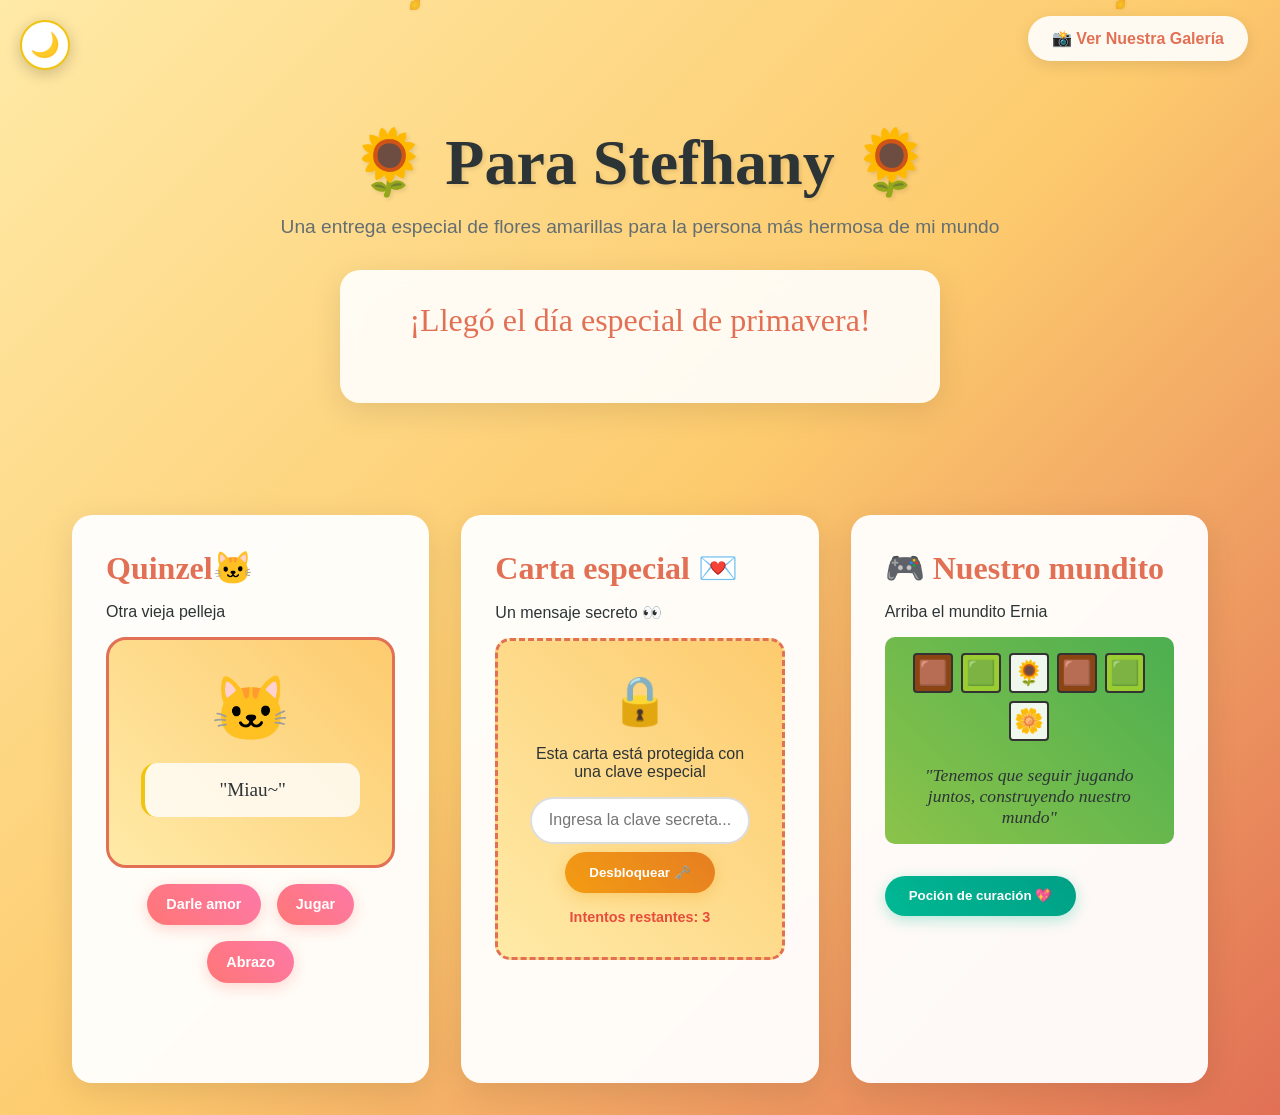
<file: index.html>
<!DOCTYPE html>
<html lang="es">
<head>
    <meta charset="UTF-8">
    <meta name="viewport" content="width=device-width, initial-scale=1.0">
    <title>Para ti <3 </title>
    <link rel="icon" href="data:image/svg+xml,<svg xmlns=%22http://www.w3.org/2000/svg%22 viewBox=%220 0 100 100%22><text y=%22.9em%22 font-size=%2290%22>🌻</text></svg>">
    <link rel="stylesheet" href="styles.css">
</head>
<body>
    <div class="petals" id="petals"></div>
    
    <button class="night-mode-toggle" onclick="toggleNightMode()" title="Cambiar modo">🌙</button>
    
    <nav class="nav-menu">
        <a href="galeria.html" class="nav-link">📸 Ver Nuestra Galería</a>
    </nav>
    
    <header>
        <h1>🌻 Para Stefhany 🌻</h1>
        <p class="subtitle">Una entrega especial de flores amarillas para la persona más hermosa de mi mundo</p>
        
        <div class="countdown-container">
            <div class="countdown" id="countdown">
                <div class="time-unit">
                    <span class="time-number" id="days">0</span>
                    <span class="time-label">Días</span>
                </div>
                <div class="time-unit">
                    <span class="time-number" id="hours">0</span>
                    <span class="time-label">Horas</span>
                </div>
                <div class="time-unit">
                    <span class="time-number" id="minutes">0</span>
                    <span class="time-label">Minutos</span>
                </div>
                <div class="time-unit">
                    <span class="time-number" id="seconds">0</span>
                    <span class="time-label">Segundos</span>
                </div>
            </div>
            <p></p>
        </div>
    </header>
    
    <div class="sections">
        <div class="section">
            <h3>Quinzel🐱</h3>
            <p>Otra vieja pelleja</p>
            <div class="cat-section">
                <div class="cat-display">
                    <div class="cat-emoji" id="catEmoji">🐱</div>
                    <div class="cat-message" id="catMessage">
                        "Miau~"
                    </div>
                </div>
                <div class="cat-actions">
                    <button class="cat-btn" onclick="feedCat()">Darle amor</button>
                    <button class="cat-btn" onclick="playCat()">Jugar</button>
                    <button class="cat-btn" onclick="hugCat()">Abrazo</button>
                </div>
                <div class="cat-hearts" id="catHearts"></div>
            </div>
        </div>

        <div class="section">
            <h3>Carta especial 💌</h3>
            <p>Un mensaje secreto 👀</p>
            
            <div class="secret-lock" id="secretLock">
                <div class="lock-icon">🔒</div>
                <p>Esta carta está protegida con una clave especial</p>
                <div class="password-input">
                    <input type="password" id="secretPassword" placeholder="Ingresa la clave secreta..." maxlength="20">
                    <button class="unlock-btn" onclick="unlockLetter()">Desbloquear 🗝️</button>
                </div>
                <div class="attempts" id="attempts">Intentos restantes: 3</div>
            </div>
            
            <div class="love-letter-container" id="loveLetterContainer" style="display: none;">
                <div class="unlocked-message">
                    <span class="unlock-emoji">🔓</span>
                    <p>¡Carta desbloqueada con éxito!</p>
                </div>
                <div class="love-letter" id="loveLetter">
                    
                </div>
                <button class="generate-btn" onclick="generateLetter()">Leer mi corazón 💕</button>
            </div>
        </div>
        
        
        <div class="section">
            <h3>🎮 Nuestro mundito</h3>
            <p>Arriba el mundito Ernia</p>
            <div class="minecraft-scene">
                <div class="minecraft-block minecraft-dirt">🟫</div>
                <div class="minecraft-block minecraft-grass">🟩</div>
                <div class="minecraft-block minecraft-flower">🌻</div>
                <div class="minecraft-block minecraft-dirt">🟫</div>
                <div class="minecraft-block minecraft-grass">🟩</div>
                <div class="minecraft-block minecraft-flower">🌼</div>
                <div class="minecraft-text">
                    "Tenemos que seguir jugando juntos, construyendo nuestro mundo"
                </div>
            </div>
            <button class="craft-btn" onclick="craftLove()">Poción de curación 💖</button>
        </div>
        
    
    </div>

    <script src="script.js"></script>
</body>

</html>
</file>
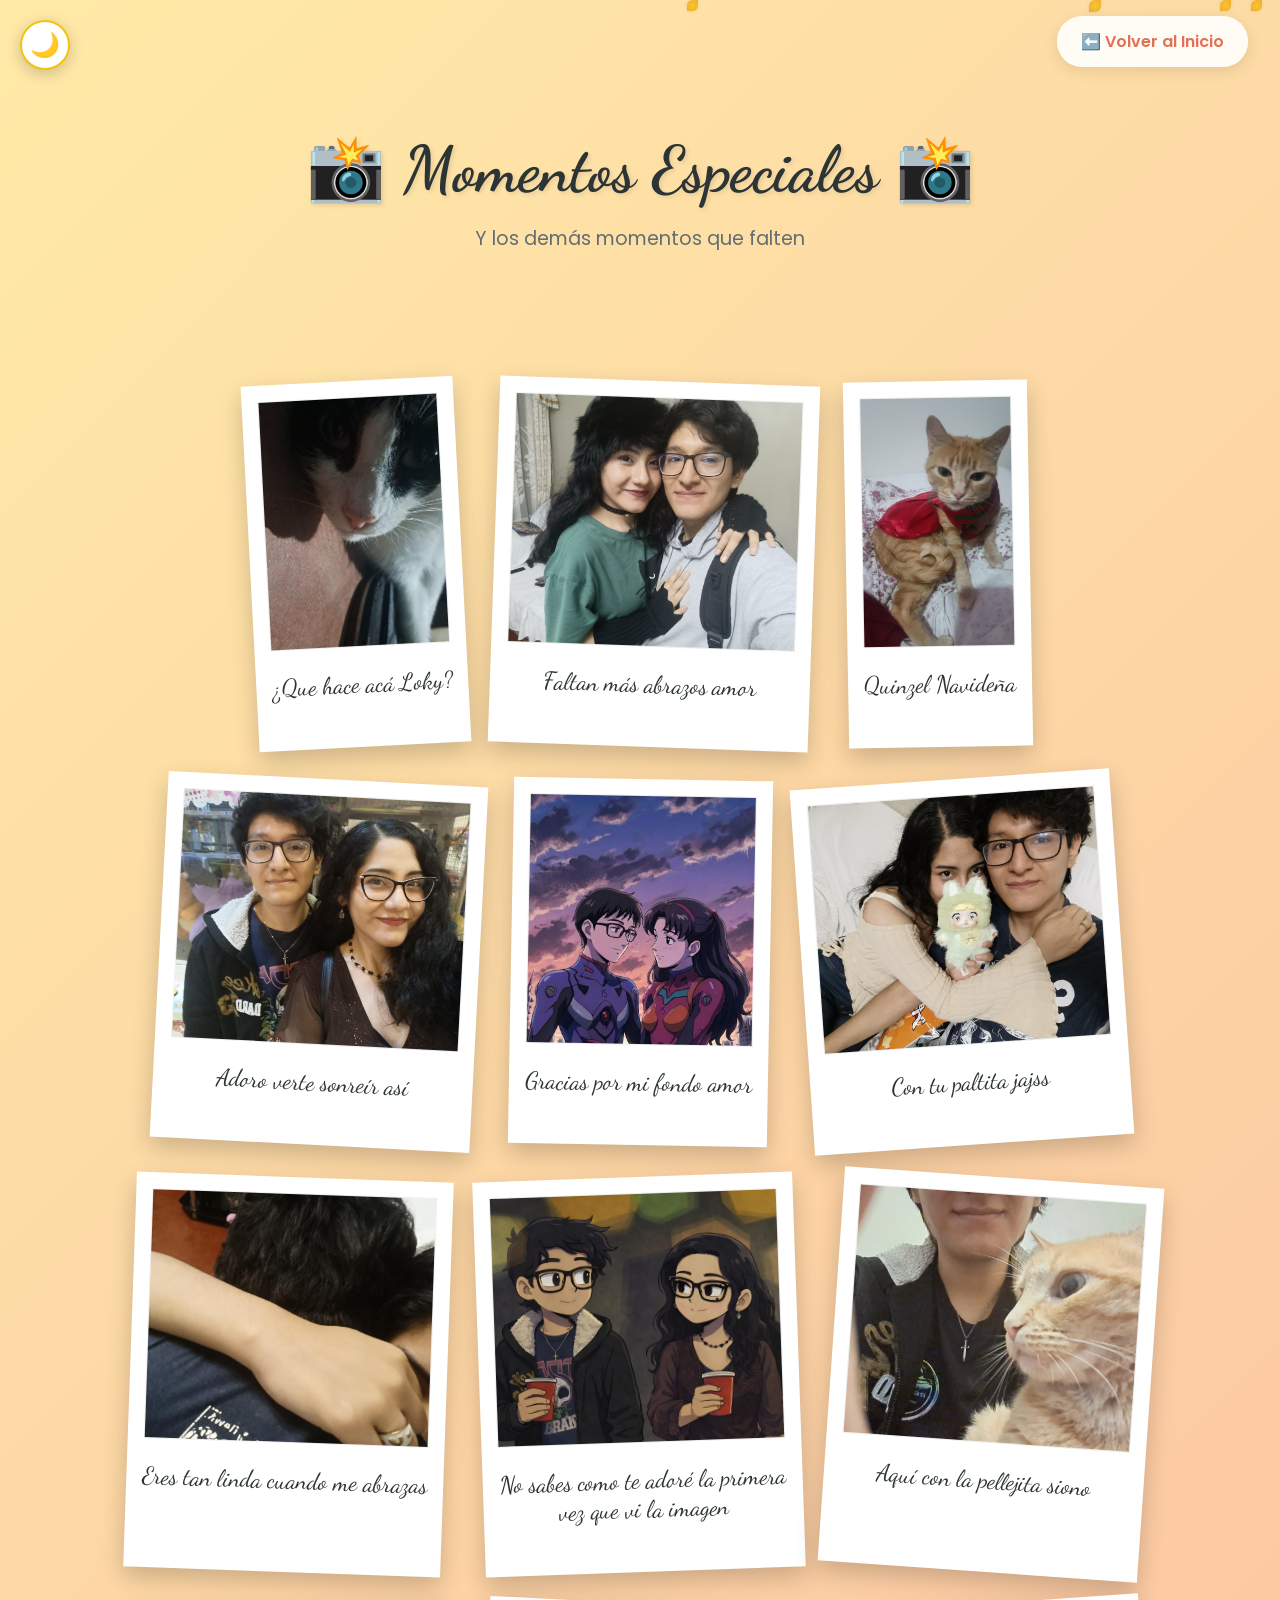
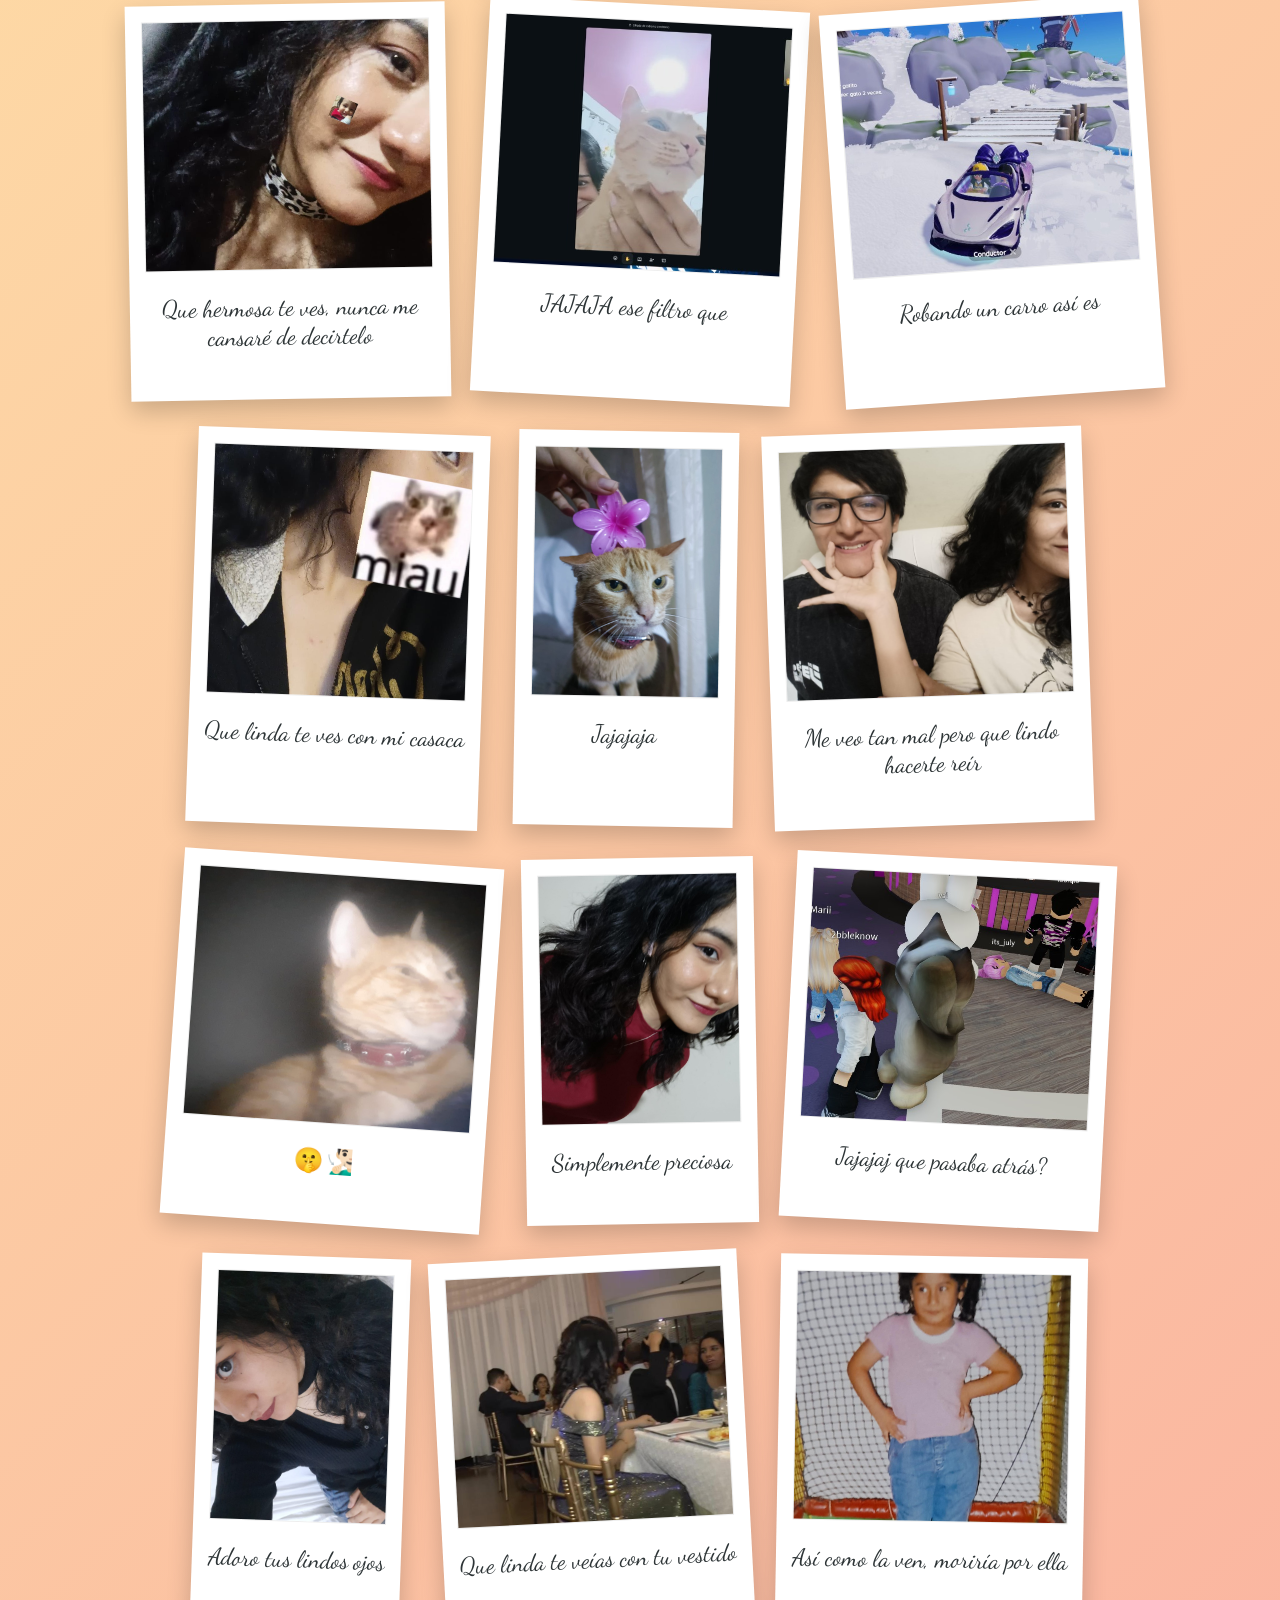
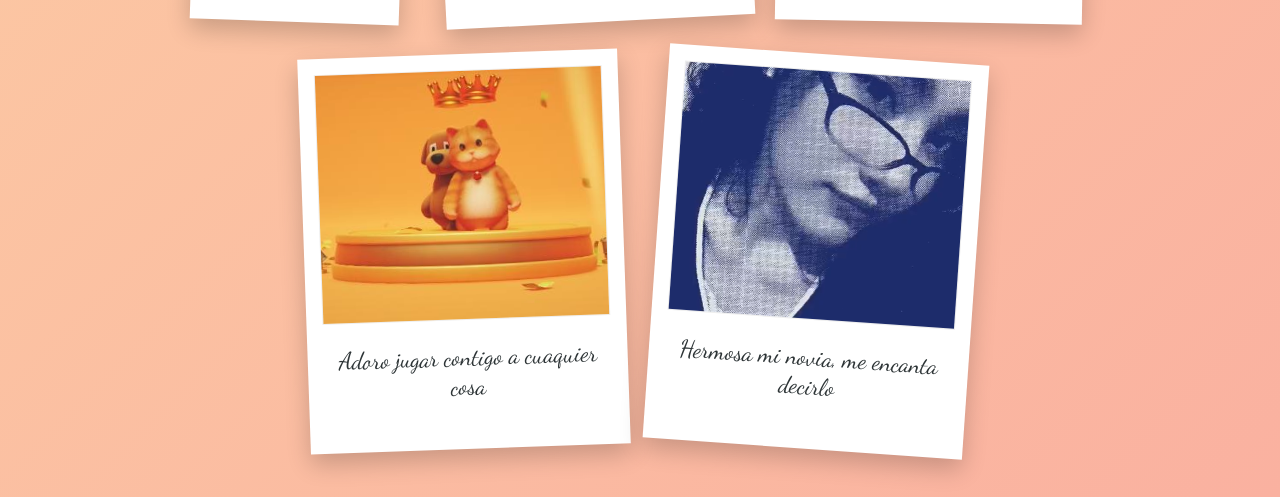
<file: galeria.html>
<!DOCTYPE html>
<html lang="es">
<head>
    <meta charset="UTF-8">
    <meta name="viewport" content="width=device-width, initial-scale=1.0">
    <title>Nuestra Galería 📸</title>
    <link rel="icon" href="data:image/svg+xml,<svg xmlns=%22http://www.w3.org/2000/svg%22 viewBox=%220 0 100 100%22><text y=%22.9em%22 font-size=%2290%22>🌻</text></svg>">
    <link rel="stylesheet" href="styles.css">
    <link href="https://fonts.googleapis.com/css2?family=Dancing+Script:wght@400;700&family=Poppins:wght@300;400;600&display=swap" rel="stylesheet">
</head>
<body class="gallery-body">
    <div class="petals" id="petals"></div>
    
    <button class="night-mode-toggle" onclick="toggleNightMode()" title="Cambiar modo">🌙</button>
    
    <nav class="nav-menu">
        <a href="index.html" class="nav-link">⬅️ Volver al Inicio</a>
    </nav>

    <header>
        <h1><span id="cameraEmoji" style="cursor:pointer">📸</span> Momentos Especiales 📸</h1>
        <p class="subtitle" id="gallerySubtitle" style="cursor:pointer">Y los demás momentos que falten</p>
    </header>

    <div class="polaroid-gallery">
        <div class="polaroid" style="--angle: -3deg" id="firstPhoto">
            <img src="foticos/foto (1).jpeg" alt="Momento 1">
            <div class="caption">¿Que hace acá Loky?</div>
        </div>
        <div class="polaroid" style="--angle: 2deg">
            <img src="foticos/foto (2).jpeg" alt="Momento 2">
            <div class="caption">Faltan más abrazos amor</div>
        </div>
        <div class="polaroid" style="--angle: -1deg" id="photoQuinzel">
            <img src="foticos/foto (9).jpeg" alt="Momento 3">
            <div class="caption">Quinzel Navideña</div>
        </div>
   
        <div class="polaroid" style="--angle: 3deg">
            <img src="foticos/foto (6).jpeg" alt="Momento 6">
            <div class="caption">Adoro verte sonreír así</div>
        </div>
                <div class="polaroid" style="--angle: 1deg">
            <img src="foticos/foto (8).jpeg" alt="Momento 8">
            <div class="caption">Gracias por mi  fondo amor</div>
        </div>
        <div class="polaroid" style="--angle: -4deg">
            <img src="foticos/foto (7).jpeg" alt="Momento 7">
            <div class="caption">Con tu paltita jajss</div>
        </div>

        <div class="polaroid" style="--angle: 2deg">
            <img src="foticos/foto (10).jpeg" alt="Momento 10">
            <div class="caption">Eres tan linda cuando me abrazas</div>
        </div>
        <div class="polaroid" style="--angle: -2deg">
            <img src="foticos/foto (11).jpeg" alt="Momento 11">
            <div class="caption">No sabes como te adoré la primera vez que vi la imagen</div>
        </div>
        <div class="polaroid" style="--angle: 4deg">
            <img src="foticos/foto (12).jpeg" alt="Momento 12">
            <div class="caption">Aquí con la pellejita siono</div>
        </div>
        <div class="polaroid" style="--angle: -1deg">
            <img src="foticos/foto (13).jpeg" alt="Momento 13">
            <div class="caption">Que hermosa te ves, nunca me cansaré de decirtelo</div>
        </div>
        <div class="polaroid" style="--angle: 3deg">
            <img src="foticos/foto (14).jpeg" alt="Momento 14">
            <div class="caption">JAJAJA ese filtro que</div>
        </div>
        <div class="polaroid" style="--angle: -4deg">
            <img src="foticos/foto (15).jpeg" alt="Momento 15">
            <div class="caption">Robando un carro así es</div>
        </div>
        <div class="polaroid" style="--angle: 2deg">
            <img src="foticos/foto (16).jpeg" alt="Momento 16">
            <div class="caption">Que linda te ves con mi casaca</div>
        </div>
        <div class="polaroid" style="--angle: 1deg">
            <img src="foticos/foto (18).jpeg" alt="Momento 18">
            <div class="caption">Jajajaja</div>
        </div>
        <div class="polaroid" style="--angle: -2deg">
            <img src="foticos/foto (19).jpeg" alt="Momento 19">
            <div class="caption">Me veo tan mal pero que lindo hacerte reír</div>
        </div>
        <div class="polaroid" style="--angle: 4deg">
            <img src="foticos/foto (20).jpeg" alt="Momento 20">
            <div class="caption">🤫🧏🏻‍♂️</div>
        </div>
        <div class="polaroid" style="--angle: -1deg">
            <img src="foticos/foto (21).jpeg" alt="Momento 21">
            <div class="caption">Simplemente preciosa</div>
        </div>
        <div class="polaroid" style="--angle: 3deg">
            <img src="foticos/foto (22).jpeg" alt="Momento 22">
            <div class="caption">Jajajaj que pasaba atrás?</div>
        </div>
        <div class="polaroid" style="--angle: 2deg">
            <img src="foticos/foto (24).jpeg" alt="Momento 24">
            <div class="caption">Adoro tus lindos ojos</div>
        </div>
        <div class="polaroid" style="--angle: -3deg">
            <img src="foticos/foto (25).jpeg" alt="Momento 25">
            <div class="caption">Que linda te veías con tu vestido</div>
        </div>
        <div class="polaroid" style="--angle: 1deg">
            <img src="foticos/foto (26).jpeg" alt="Momento 26">
            <div class="caption">Así como la ven, moriría por ella</div>
        </div>
        <div class="polaroid" style="--angle: -2deg">
            <img src="foticos/foto (27).jpeg" alt="Momento 27">
            <div class="caption">Adoro jugar contigo a cuaquier cosa</div>
        </div>
        <div class="polaroid" style="--angle: 4deg" id="lastPhoto">
            <img src="foticos/foto (28).jpg" alt="Momento 28">
            <div class="caption">Hermosa mi novia, me encanta decirlo</div>
        </div>
    </div>

    <!-- Modal de Cupones Secretos -->
    <div id="couponModal" class="coupon-modal">
        <div class="coupon-card">
            <div class="coupon-emoji" id="couponEmoji">🎁</div>
            <h2 class="coupon-title" id="couponTitle">¡Vale Cupón!</h2>
            <p class="coupon-text" id="couponText">Has encontrado un secreto...</p>
            <button class="close-coupon" onclick="closeCoupon()">¡Lo quiero! ❤️</button>
        </div>
    </div>

    <script src="script.js"></script>
</body>
</html>
</file>
<file: styles.css>
/* Generador de cartas */
.love-letter {
    background: #fff9e6;
    border: 2px dashed #f1c40f;
    border-radius: 10px;
    padding: 1rem;
    margin-top: 1rem;
    min-height: 100px;
    font-family: 'Dancing Script', cursive;
    font-size: 1.1rem;
    color: #2d3436;
}@import url('https://fonts.googleapis.com/css2?family=Dancing+Script:wght@400;700&family=Poppins:wght@300;400;600&display=swap');

* {
    margin: 0;
    padding: 0;
    box-sizing: border-box;
}

:root {
    --bg-gradient: linear-gradient(135deg, #ffeaa7 0%, #fdcb6e 50%, #e17055 100%);
    --bg-gallery: linear-gradient(135deg, #ffeaa7 0%, #fab1a0 100%);
    --text-color: #2d3436;
    --section-bg: rgba(255, 255, 255, 0.95);
    --header-color: #2d3436;
    --subtitle-color: #636e72;
}

body.night-mode {
    --bg-gradient: linear-gradient(135deg, #2c3e50 0%, #000000 100%);
    --bg-gallery: linear-gradient(135deg, #1a1a2e 0%, #16213e 100%);
    --text-color: #2d3436; /* Texto dentro de tarjetas sigue oscuro */
    --section-bg: rgba(255, 255, 255, 0.9);
    --header-color: #ffffff; /* Título blanco */
    --subtitle-color: #f1c40f; /* Subtítulo dorado/blanco */
}

body {
    font-family: 'Poppins', sans-serif;
    background: var(--bg-gradient);
    min-height: 100vh;
    overflow-x: hidden;
    transition: background 0.5s ease, color 0.5s ease;
}

/* Botón Modo Noche */
.night-mode-toggle {
    position: fixed;
    top: 20px;
    left: 20px;
    z-index: 1000;
    background: white;
    border: 2px solid #f1c40f;
    border-radius: 50%;
    width: 50px;
    height: 50px;
    font-size: 1.5rem;
    cursor: pointer;
    box-shadow: 0 4px 15px rgba(0,0,0,0.2);
    display: flex;
    align-items: center;
    justify-content: center;
    transition: all 0.3s ease;
}

body.night-mode .night-mode-toggle {
    background: #2d3436;
    border-color: #fdcb6e;
}

.night-mode-toggle:hover {
    transform: scale(1.1) rotate(15deg);
}

/* El fondo de la galería debe usar la variable */
.gallery-body {
    background: var(--bg-gallery) !important;
}

header h1 {
    color: var(--header-color);
    transition: color 0.5s ease;
}

header .subtitle {
    color: var(--subtitle-color);
    transition: color 0.5s ease;
}

/* Asegurar que el texto dentro de las secciones sea siempre legible */
.section, .countdown-container, .polaroid, .cat-display {
    background: var(--section-bg);
    color: #2d3436 !important; /* Forzamos texto oscuro dentro de las cajas blancas */
}

.section h3 {
    color: #e17055;
}

/* Navegación */
.nav-menu {
    padding: 1rem 2rem;
    position: sticky;
    top: 0;
    z-index: 100;
    display: flex;
    justify-content: flex-end;
}

.nav-link {
    background: rgba(255, 255, 255, 0.9);
    backdrop-filter: blur(5px);
    padding: 0.8rem 1.5rem;
    border-radius: 25px;
    text-decoration: none;
    color: #e17055;
    font-weight: 600;
    box-shadow: 0 4px 15px rgba(0,0,0,0.1);
    transition: all 0.3s ease;
}

.nav-link:hover {
    background: #f1c40f;
    color: #2d3436;
    transform: translateY(-2px);
}

/* Polaroid Gallery */
.gallery-body {
    background: linear-gradient(135deg, #ffeaa7 0%, #fab1a0 100%);
}

.polaroid-gallery {
    display: flex;
    flex-wrap: wrap;
    justify-content: center;
    gap: 2rem;
    padding: 3rem;
    max-width: 1200px;
    margin: 0 auto;
}

.polaroid {
    background: white;
    padding: 1rem 1rem 3rem 1rem;
    box-shadow: 0 10px 25px rgba(0,0,0,0.2);
    transform: rotate(var(--angle));
    transition: all 0.4s cubic-bezier(0.175, 0.885, 0.32, 1.275);
    cursor: pointer;
    max-width: 320px;
}

.polaroid:hover {
    transform: rotate(0deg) scale(1.1);
    z-index: 10;
    box-shadow: 0 15px 40px rgba(0,0,0,0.3);
}

.polaroid img {
    width: 100%;
    height: 250px;
    object-fit: cover;
    border: 1px solid #eee;
}

.polaroid .caption {
    font-family: 'Dancing Script', cursive;
    text-align: center;
    font-size: 1.5rem;
    color: #2d3436;
    margin-top: 1rem;
}

/* Mejora de Pétalos */
.petal {
    position: absolute;
    width: 10px;
    height: 10px;
    background: radial-gradient(circle, #f1c40f, #f39c12);
    border-radius: 50% 0;
    animation: fall linear infinite;
    opacity: 0.8;
    filter: drop-shadow(0 0 2px rgba(0,0,0,0.1));
}

@keyframes fall {
    0% {
        transform: translateY(-10vh) rotate(0deg) translateX(0);
        opacity: 0;
    }
    10% {
        opacity: 0.8;
    }
    100% {
        transform: translateY(110vh) rotate(720deg) translateX(100px);
        opacity: 0;
    }
}

/* Header */
header {
    text-align: center;
    padding: 3rem 2rem;
    position: relative;
    z-index: 2;
}

h1 {
    font-family: 'Dancing Script', cursive;
    font-size: 4rem;
    color: #2d3436;
    text-shadow: 2px 2px 4px rgba(0,0,0,0.1);
    margin-bottom: 1rem;
}

.subtitle {
    font-size: 1.2rem;
    color: #636e72;
    margin-bottom: 2rem;
    opacity: 0;
    animation: fadeIn 1s ease-out 1s forwards;
}

@keyframes bloom {
    0% {
        transform: scale(0.5) rotate(-10deg);
        opacity: 0;
    }
    100% {
        transform: scale(1) rotate(0deg);
        opacity: 1;
    }
}

@keyframes fadeIn {
    to {
        opacity: 1;
    }
}

/* Contador */
.countdown-container {
    background: rgba(255, 255, 255, 0.9);
    backdrop-filter: blur(10px);
    border-radius: 20px;
    padding: 2rem;
    margin: 2rem auto;
    max-width: 600px;
    box-shadow: 0 8px 32px rgba(0,0,0,0.1);
    position: relative;
    z-index: 2;
}

.countdown {
    display: flex;
    justify-content: center;
    gap: 2rem;
    margin-bottom: 2rem;
}

.time-unit {
    text-align: center;
    background: linear-gradient(45deg, #f1c40f, #f39c12);
    border-radius: 15px;
    padding: 1rem;
    min-width: 80px;
    box-shadow: 0 4px 15px rgba(241, 196, 15, 0.3);
    transform: translateY(20px);
    opacity: 0;
    animation: slideUp 0.8s ease-out forwards;
}

.time-unit:nth-child(1) { animation-delay: 0.2s; }
.time-unit:nth-child(2) { animation-delay: 0.4s; }
.time-unit:nth-child(3) { animation-delay: 0.6s; }
.time-unit:nth-child(4) { animation-delay: 0.8s; }

@keyframes slideUp {
    to {
        transform: translateY(0);
        opacity: 1;
    }
}

.time-number {
    font-size: 2rem;
    font-weight: 600;
    color: #2d3436;
    display: block;
}

.time-label {
    font-size: 0.9rem;
    color: #636e72;
    text-transform: uppercase;
}

/* Secciones principales */
.sections {
    display: grid;
    grid-template-columns: repeat(auto-fit, minmax(300px, 1fr));
    gap: 2rem;
    padding: 2rem;
    max-width: 1200px;
    margin: 0 auto;
    position: relative;
    z-index: 2;
}

.section {
    background: rgba(255, 255, 255, 0.95);
    backdrop-filter: blur(10px);
    border-radius: 20px;
    padding: 2rem;
    box-shadow: 0 8px 32px rgba(0,0,0,0.1);
    transition: transform 0.3s ease, box-shadow 0.3s ease;
    border: 2px solid transparent;
}

.section:hover {
    transform: translateY(-10px);
    box-shadow: 0 15px 40px rgba(0,0,0,0.15);
    border-color: #f1c40f;
}

.section h3 {
    font-family: 'Dancing Script', cursive;
    font-size: 2rem;
    color: #e17055;
    margin-bottom: 1rem;
    display: flex;
    align-items: center;
    gap: 0.5rem;
}

/* Jardín Virtual */
.flower-garden {
    display: flex;
    flex-wrap: wrap;
    gap: 1rem;
    margin-top: 1rem;
}

.plant-flower-btn {
    background: linear-gradient(45deg, #f1c40f, #f39c12);
    color: #2d3436;
    border: none;
    border-radius: 25px;
    padding: 0.8rem 1.5rem;
    font-weight: 600;
    cursor: pointer;
    transition: transform 0.2s ease;
    box-shadow: 0 4px 15px rgba(241, 196, 15, 0.3);
}

.plant-flower-btn:hover {
    transform: scale(1.05);
}

.virtual-flower {
    display: inline-block;
    font-size: 1.5rem;
    margin: 0.2rem;
    animation: sway 2s ease-in-out infinite;
}

@keyframes sway {
    0%, 100% { transform: rotate(-5deg); }
    50% { transform: rotate(5deg); }
}

/* Sistema de bloqueo secreto */
.secret-lock {
    text-align: center;
    padding: 2rem;
    background: linear-gradient(45deg, #ffeaa7, #fdcb6e);
    border-radius: 15px;
    border: 3px dashed #e17055;
    margin: 1rem 0;
}

.lock-icon {
    font-size: 3rem;
    margin-bottom: 1rem;
    animation: shake 2s ease-in-out infinite;
}

@keyframes shake {
    0%, 100% { transform: rotate(0deg); }
    25% { transform: rotate(-5deg); }
    75% { transform: rotate(5deg); }
}

.hint {
    font-style: italic;
    color: #636e72;
    margin: 1rem 0;
    background: rgba(255, 255, 255, 0.7);
    padding: 0.5rem;
    border-radius: 10px;
    border-left: 4px solid #f39c12;
}

.password-input {
    display: flex;
    gap: 0.5rem;
    justify-content: center;
    align-items: center;
    margin: 1rem 0;
    flex-wrap: wrap;
}

.password-input input {
    padding: 0.8rem 1rem;
    border: 2px solid #ddd;
    border-radius: 25px;
    font-size: 1rem;
    min-width: 200px;
    text-align: center;
    transition: border-color 0.3s ease;
}

.password-input input:focus {
    outline: none;
    border-color: #f1c40f;
    box-shadow: 0 0 10px rgba(241, 196, 15, 0.3);
}

.unlock-btn {
    background: linear-gradient(45deg, #f39c12, #e67e22);
    color: white;
    border: none;
    border-radius: 25px;
    padding: 0.8rem 1.5rem;
    font-weight: 600;
    cursor: pointer;
    transition: transform 0.2s ease;
    box-shadow: 0 4px 15px rgba(243, 156, 18, 0.3);
}

.unlock-btn:hover {
    transform: scale(1.05);
}

.attempts {
    font-size: 0.9rem;
    color: #e74c3c;
    font-weight: 600;
    margin-top: 1rem;
}

.love-letter-container {
    animation: unlockReveal 1s ease-out;
}

@keyframes unlockReveal {
    0% {
        opacity: 0;
        transform: translateY(-20px) scale(0.9);
    }
    100% {
        opacity: 1;
        transform: translateY(0) scale(1);
    }
}

.unlocked-message {
    background: #d4edda;
    color: #155724;
    padding: 1rem;
    border-radius: 10px;
    margin-bottom: 1rem;
    border-left: 4px solid #28a745;
    text-align: center;
}

.unlock-emoji {
    font-size: 1.5rem;
    margin-right: 0.5rem;
    animation: unlockSpin 1s ease-in-out;
}

@keyframes unlockSpin {
    0% { transform: rotate(0deg) scale(1); }
    50% { transform: rotate(180deg) scale(1.2); }
    100% { transform: rotate(360deg) scale(1); }
}

/* Estados de error */
.password-error {
    animation: errorShake 0.5s ease-in-out;
    border-color: #e74c3c !important;
    background: #fde2e4;
}

@keyframes errorShake {
    0%, 100% { transform: translateX(0); }
    25% { transform: translateX(-5px); }
    75% { transform: translateX(5px); }
}

.error-message {
    background: #f8d7da;
    color: #721c24;
    padding: 0.5rem;
    border-radius: 8px;
    margin-top: 0.5rem;
    border-left: 4px solid #e74c3c;
    font-size: 0.9rem;
}

.generate-btn {
    background: linear-gradient(45deg, #e17055, #d63031);
    color: white;
    border: none;
    border-radius: 25px;
    padding: 0.8rem 1.5rem;
    font-weight: 600;
    cursor: pointer;
    transition: transform 0.2s ease;
    box-shadow: 0 4px 15px rgba(225, 112, 85, 0.3);
    margin-top: 1rem;
}

.generate-btn:hover {
    transform: scale(1.05);
}

/* Pokémon Cards */
.pokemon-team {
    display: grid;
    grid-template-columns: repeat(auto-fit, minmax(200px, 1fr));
    gap: 1rem;
    margin-top: 1rem;
}

.pokemon-card {
    background: linear-gradient(45deg, #fff9e6, #fef3cd);
    border: 3px solid #f1c40f;
    border-radius: 15px;
    padding: 1rem;
    text-align: center;
    transition: transform 0.3s ease, box-shadow 0.3s ease;
    cursor: pointer;
}

.pokemon-card:hover {
    transform: translateY(-5px) scale(1.02);
    box-shadow: 0 10px 25px rgba(241, 196, 15, 0.4);
    border-color: #e17055;
}

.pokemon-emoji {
    font-size: 2rem;
    display: block;
    margin-bottom: 0.5rem;
    animation: bounce 2s ease-in-out infinite;
}

.pokemon-card h4 {
    color: #e17055;
    margin-bottom: 0.5rem;
    font-family: 'Dancing Script', cursive;
}

.pokemon-card p {
    font-size: 0.9rem;
    color: #636e72;
}

@keyframes bounce {
    0%, 20%, 50%, 80%, 100% { transform: translateY(0); }
    40% { transform: translateY(-10px); }
    60% { transform: translateY(-5px); }
}

/* Minecraft Scene */
.minecraft-scene {
    display: flex;
    flex-wrap: wrap;
    gap: 0.5rem;
    justify-content: center;
    align-items: center;
    margin: 1rem 0;
    padding: 1rem;
    background: linear-gradient(45deg, #8bc34a, #4caf50);
    border-radius: 10px;
    position: relative;
}

.minecraft-block {
    width: 40px;
    height: 40px;
    display: flex;
    align-items: center;
    justify-content: center;
    font-size: 1.5rem;
    border: 2px solid #333;
    border-radius: 4px;
    transition: transform 0.2s ease;
    cursor: pointer;
}

.minecraft-block:hover {
    transform: scale(1.1);
}

.minecraft-dirt {
    background: #8B4513;
}

.minecraft-grass {
    background: #9ACD32;
}

.minecraft-flower {
    background: rgba(255, 255, 255, 0.9);
    animation: grow 1.5s ease-in-out infinite alternate;
}

.minecraft-text {
    width: 100%;
    text-align: center;
    margin-top: 1rem;
    font-style: italic;
    color: #2d3436;
    font-family: 'Dancing Script', cursive;
    font-size: 1.1rem;
}

@keyframes grow {
    0% { transform: scale(1); }
    100% { transform: scale(1.05); }
}

.craft-btn, .evolve-btn, .accept-btn {
    background: linear-gradient(45deg, #00b894, #00a085);
    color: white;
    border: none;
    border-radius: 25px;
    padding: 0.8rem 1.5rem;
    font-weight: 600;
    cursor: pointer;
    transition: transform 0.2s ease;
    box-shadow: 0 4px 15px rgba(0, 184, 148, 0.3);
    margin-top: 1rem;
}

.craft-btn:hover, .evolve-btn:hover, .accept-btn:hover {
    transform: scale(1.05);
    background: linear-gradient(45deg, #00a085, #008a75);
}

/* Flower Delivery */
.flower-delivery {
    text-align: center;
    margin-top: 1rem;
}

.delivery-box {
    background: rgba(255, 255, 255, 0.95);
    border: 3px dashed #f1c40f;
    border-radius: 15px;
    padding: 2rem;
    position: relative;
    overflow: hidden;
}

.delivery-box::before {
    content: '🎁';
    position: absolute;
    top: -10px;
    right: -10px;
    font-size: 2rem;
    animation: pulse 2s infinite;
}

.flowers-bundle {
    display: flex;
    justify-content: center;
    gap: 0.5rem;
    margin-bottom: 1rem;
    flex-wrap: wrap;
}

.flower-stem {
    font-size: 2rem;
    animation: sway 2s ease-in-out infinite;
    transform-origin: bottom;
}

.flower-stem:nth-child(odd) {
    animation-delay: 0.5s;
}

.delivery-note {
    background: #fff9e6;
    padding: 1rem;
    border-radius: 10px;
    font-family: 'Dancing Script', cursive;
    font-size: 1.1rem;
    color: #2d3436;
    border-left: 4px solid #f1c40f;
    margin-top: 1rem;
}

/* Sección de gatos */
.cat-section {
    text-align: center;
}

.cat-display {
    background: linear-gradient(45deg, #ffeaa7, #fdcb6e);
    border-radius: 20px;
    padding: 2rem;
    margin: 1rem 0;
    border: 3px solid #e17055;
    position: relative;
}

.cat-emoji {
    font-size: 4rem;
    margin-bottom: 1rem;
    animation: catBounce 2s ease-in-out infinite;
    cursor: pointer;
    transition: transform 0.3s ease;
}

.cat-emoji:hover {
    transform: scale(1.2);
}

@keyframes catBounce {
    0%, 100% { transform: translateY(0px); }
    50% { transform: translateY(-10px); }
}

.cat-message {
    font-family: 'Dancing Script', cursive;
    font-size: 1.2rem;
    color: #2d3436;
    background: rgba(255, 255, 255, 0.8);
    padding: 1rem;
    border-radius: 15px;
    margin: 1rem 0;
    border-left: 4px solid #f1c40f;
}

.cat-actions {
    display: flex;
    justify-content: center;
    gap: 1rem;
    margin: 1rem 0;
    flex-wrap: wrap;
}

.cat-btn {
    background: linear-gradient(45deg, #ff7675, #fd79a8);
    color: white;
    border: none;
    border-radius: 25px;
    padding: 0.8rem 1.2rem;
    font-weight: 600;
    cursor: pointer;
    transition: transform 0.2s ease;
    box-shadow: 0 4px 15px rgba(255, 118, 117, 0.3);
    font-size: 0.9rem;
}

.cat-btn:hover {
    transform: scale(1.05);
}

.cat-hearts {
    display: flex;
    justify-content: center;
    flex-wrap: wrap;
    gap: 0.5rem;
    margin-top: 1rem;
    min-height: 50px;
    align-items: center;
}

.floating-heart {
    font-size: 1.5rem;
    animation: floatHeart 2s ease-out forwards;
}

@keyframes floatHeart {
    0% {
        opacity: 1;
        transform: translateY(0) scale(1);
    }
    100% {
        opacity: 0;
        transform: translateY(-50px) scale(1.5);
    }
}

.cat-sleepy {
    animation: catSleep 3s ease-in-out infinite;
}

@keyframes catSleep {
    0%, 100% { transform: rotate(-2deg); }
    50% { transform: rotate(2deg); }
}

.cat-happy {
    animation: catHappy 0.5s ease-in-out;
}

@keyframes catHappy {
    0%, 100% { transform: scale(1) rotate(0deg); }
    25% { transform: scale(1.1) rotate(-5deg); }
    75% { transform: scale(1.1) rotate(5deg); }
}

@keyframes pulse {
    0%, 100% { transform: scale(1); }
    50% { transform: scale(1.1); }
}

/* Cupones de Amor */
.coupon-modal {
    position: fixed;
    top: 0;
    left: 0;
    width: 100%;
    height: 100%;
    background: rgba(0,0,0,0.85);
    display: none;
    justify-content: center;
    align-items: center;
    z-index: 2000;
    backdrop-filter: blur(10px);
}

.coupon-card {
    background: white;
    padding: 2.5rem;
    border-radius: 20px;
    text-align: center;
    max-width: 90%;
    width: 380px;
    position: relative;
    border: 6px dashed #f1c40f;
    box-shadow: 0 0 30px rgba(241, 196, 15, 0.5);
    animation: couponPop 0.6s cubic-bezier(0.175, 0.885, 0.32, 1.275);
}

@keyframes couponPop {
    0% { transform: scale(0.5) rotate(-10deg); opacity: 0; }
    100% { transform: scale(1) rotate(0deg); opacity: 1; }
}

.coupon-emoji {
    font-size: 5rem;
    margin-bottom: 1rem;
    animation: pulse 2s infinite;
}

.coupon-title {
    font-family: 'Dancing Script', cursive;
    font-size: 2.8rem;
    color: #e17055;
    margin-bottom: 1rem;
}

.coupon-text {
    font-size: 1.2rem;
    color: #2d3436;
    line-height: 1.5;
    margin-bottom: 2rem;
    font-weight: 500;
}

.close-coupon {
    background: linear-gradient(45deg, #e17055, #d63031);
    color: white;
    border: none;
    padding: 1rem 2.5rem;
    border-radius: 30px;
    font-size: 1.1rem;
    font-weight: 600;
    cursor: pointer;
    transition: transform 0.2s;
    box-shadow: 0 4px 15px rgba(225, 112, 85, 0.4);
}

.close-coupon:hover {
    transform: scale(1.05);
}

/* Responsive */
@media (max-width: 768px) {
    h1 {
        font-size: 2.5rem;
    }

    .countdown {
        gap: 0.5rem;
        flex-wrap: wrap;
    }

    .sections {
        grid-template-columns: 1fr;
        padding: 1rem;
    }

    .time-unit {
        min-width: 65px;
        padding: 0.6rem;
    }

    .time-number {
        font-size: 1.2rem;
    }

    .nav-menu {
        justify-content: center;
        padding: 0.5rem;
    }

    .nav-link {
        font-size: 0.9rem;
        padding: 0.6rem 1rem;
    }

    .polaroid-gallery {
        padding: 0.5rem;
        gap: 0.4rem;
        justify-content: center;
    }

    .polaroid {
        flex: 0 0 calc((100% - 1.8rem) / 3);
        max-width: calc((100% - 1.8rem) / 3);
        padding: 0.2rem 0.2rem 0.8rem 0.2rem;
        box-shadow: 0 2px 8px rgba(0,0,0,0.15);
        transform: rotate(calc(var(--angle) * 0.5)); /* Reducimos la rotación en móvil */
    }

    .polaroid img {
        height: auto;
        aspect-ratio: 1/1;
    }

    .polaroid .caption {
        font-size: 0.45rem;
        margin-top: 0.15rem;
        line-height: 1.1;
        word-wrap: break-word;
    }
}
</file>
